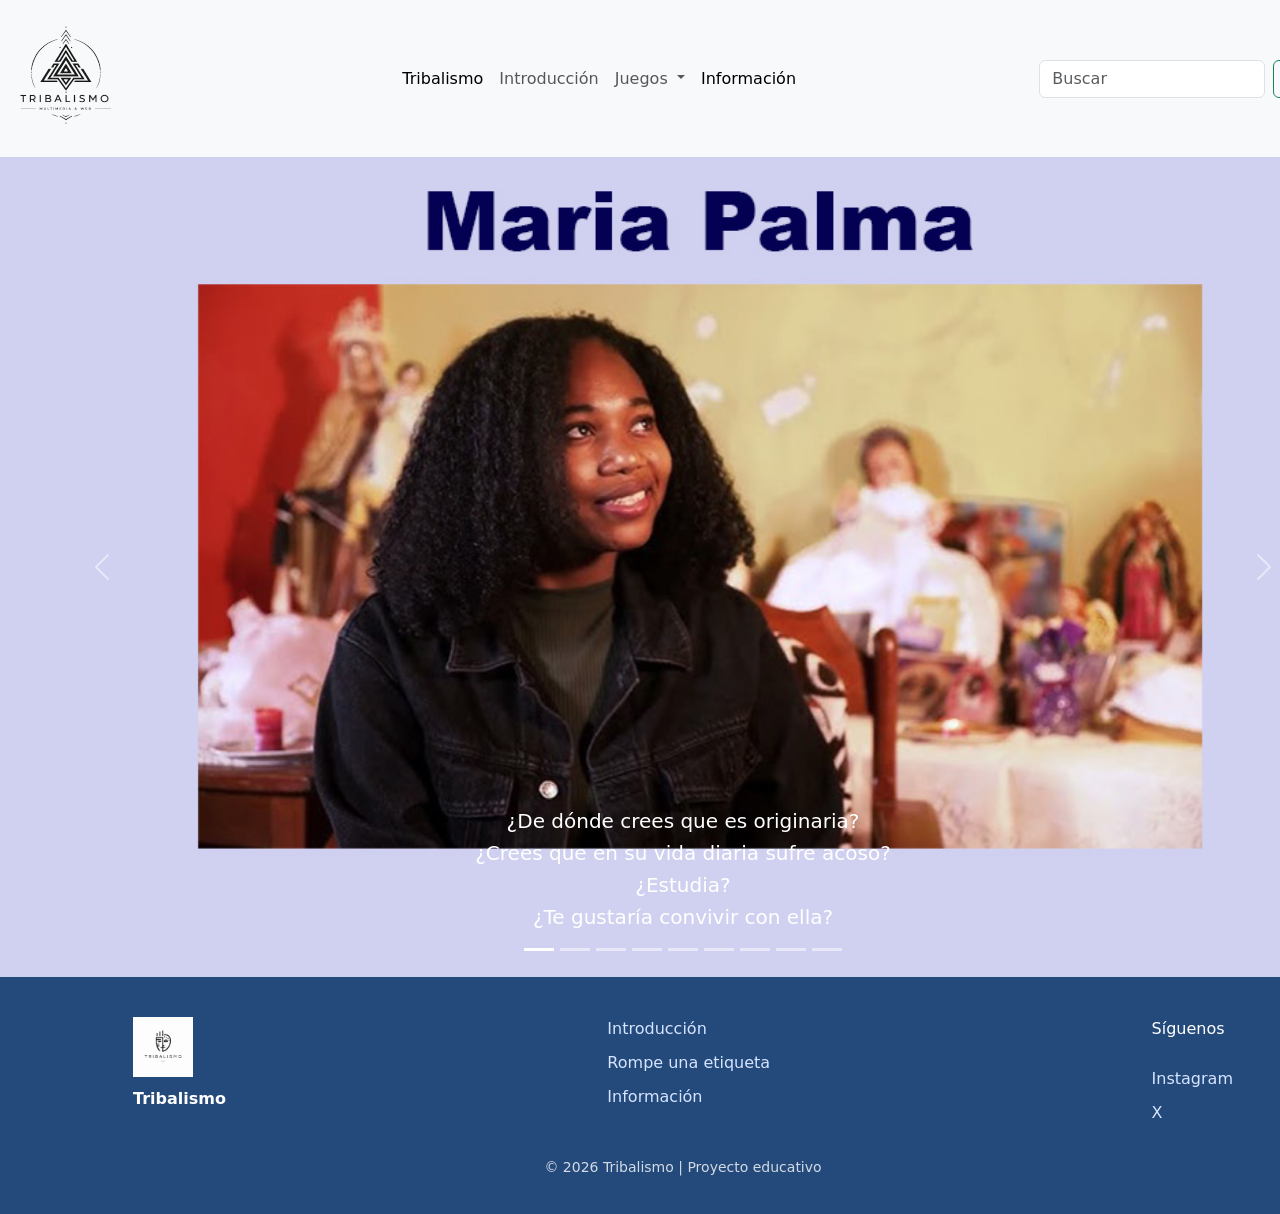
<file: juicio.html>
<!DOCTYPE html>
<html lang="es">

<head>
  <meta charset="UTF-8">
  <meta name="viewport" content="width=device-width, initial-scale=1.0">
  <title>Juego</title>
  <link rel="stylesheet" href="css/estilo.css">

  <link href="https://cdn.jsdelivr.net/npm/bootstrap@5.3.8/dist/css/bootstrap.min.css" rel="stylesheet"
    integrity="sha384-sRIl4kxILFvY47J16cr9ZwB07vP4J8+LH7qKQnuqkuIAvNWLzeN8tE5YBujZqJLB" crossorigin="anonymous">
  <script src="https://cdn.jsdelivr.net/npm/bootstrap@5.3.8/dist/js/bootstrap.bundle.min.js"
    integrity="sha384-FKyoEForCGlyvwx9Hj09JcYn3nv7wiPVlz7YYwJrWVcXK/BmnVDxM+D2scQbITxI"
    crossorigin="anonymous"></script>
</head>

<body>
  <nav class="navbar navbar-expand-lg bg-body-tertiary">
    <a class="navbar-brand" href="#">
  <img src="imgs/logo.png">
</a>
    <div class="container-fluid">
      <button class="navbar-toggler" type="button" data-bs-toggle="collapse" data-bs-target="#navbarSupportedContent"
        aria-controls="navbarSupportedContent" aria-expanded="false" aria-label="Toggle navigation">
        <span class="navbar-toggler-icon"></span>
      </button>
      <div class="collapse navbar-collapse" id="navbarSupportedContent">
        <ul class="navbar-nav mx-auto mb-2 mb-lg-0">
          <li class="nav-item">
            <a class="nav-link active" aria-current="page" href="index.html">Tribalismo</a>
          </li>
          <li class="nav-item">
            <a class="nav-link" href="index.html">Introducción</a>
          </li>
          <li class="nav-item dropdown">
            <a class="nav-link dropdown-toggle" href="#" role="button" data-bs-toggle="dropdown" aria-expanded="false">
              Juegos
            </a>
            <ul class="dropdown-menu">
              <li><a class="dropdown-item" href="test.html">¿Qué tan rápido juzgas?</a></li>
              <li><a class="dropdown-item" href="juicio.html">Juicio en 5 segundos</a></li>
              <li><a class="dropdown-item" href="index.html">Rompe una etiqueta</a></li>
            </ul>
          </li>
          <li class="nav-item">
            <a class="nav-link active" aria-current="page" href="index.html">Información</a>
          </li>
        </ul>
        <form class="d-flex">
          <input class="form-control me-2" type="search" placeholder="Buscar" />
          <button class="btn btn-outline-success" type="submit">Buscar</button>
        </form>
      </div>
    </div>
  </nav>
  <main class="juego">
    <div id="carouselExampleCaptions" class="carousel slide">
  <div class="carousel-indicators">
    <button type="button" data-bs-target="#carouselExampleCaptions" data-bs-slide-to="0" class="active" aria-current="true" aria-label="Slide 1"></button>
    <button type="button" data-bs-target="#carouselExampleCaptions" data-bs-slide-to="1" aria-label="Slide 2"></button>
    <button type="button" data-bs-target="#carouselExampleCaptions" data-bs-slide-to="2" aria-label="Slide 3"></button>
    <button type="button" data-bs-target="#carouselExampleCaptions" data-bs-slide-to="3" aria-label="Slide 4"></button>
    <button type="button" data-bs-target="#carouselExampleCaptions" data-bs-slide-to="4" aria-label="Slide 5"></button>
    <button type="button" data-bs-target="#carouselExampleCaptions" data-bs-slide-to="5" aria-label="Slide 6"></button>
    <button type="button" data-bs-target="#carouselExampleCaptions" data-bs-slide-to="6" aria-label="Slide 7"></button>
    <button type="button" data-bs-target="#carouselExampleCaptions" data-bs-slide-to="7" aria-label="Slide 8"></button>
    <button type="button" data-bs-target="#carouselExampleCaptions" data-bs-slide-to="8" aria-label="Slide 39"></button>
  </div>
  <div class="carousel-inner">
    <div class="carousel-item active">
      <img src="imgs/1.jpg" class="d-block w-100" alt="...">
      <div class="carousel-caption d-none d-md-block">
        <h5>¿De dónde crees que es originaria?</h5>
        <h5>¿Crees que en su vida diaria sufre acoso?</h5>
        <h5>¿Estudia?</h5>
        <h5>¿Te gustaría convivir con ella?</h5>
      </div>
    </div>
    <div class="carousel-item">
      <img src="imgs/1.1.jpg" class="d-block w-100" alt="...">
    </div>
    <div class="carousel-item">
      <img src="imgs/2.jpg" class="d-block w-100" alt="...">
      <div class="carousel-caption d-none d-md-block">
        <h5>¿Cuántos años piensas que tiene?</h5>
        <h5>¿Crees que en su vida diaria sufre acoso?</h5>
        <h5>¿Estudia?</h5>
        <h5>¿Crees que podrías tener una conversación con él?</h5>
      </div>
    </div>
    <div class="carousel-item">
      <img src="imgs/2.2.jpg" class="d-block w-100" alt="...">
    </div>
    <div class="carousel-item">
      <img src="imgs/3.jpg" class="d-block w-100" alt="...">
      <div class="carousel-caption d-none d-md-block">
        <h5>¿Crees que en su vida diaria sufrió acoso?</h5>
        <h5>¿Cuál crees que haya sido su educación?</h5>
        <h5>¿Crees que convivirias con él sin problema?</h5>
      </div>
    </div>
    <div class="carousel-item">
      <img src="imgs/3.1.jpg" class="d-block w-100" alt="imagen3.1">
    </div>
    <div class="carousel-item">
      <img src="imgs/4.jpg" class="d-block w-100" alt="...">
      <div class="carousel-caption d-none d-md-block">
        <h5>¿Crees que estudia?</h5>
        <h5>¿Cómo desarrollarías una conversación con ella?</h5>
        <h5>¿Crees qué las personas de su escuela la apoyarían con cualquier problema?</h5>
      </div>
    </div>
    <div class="carousel-item">
      <img src="imgs/4.1.jpg" class="d-block w-100" alt="...">
    </div>
    <div class="carousel-item">
      <img src="imgs/5.jpg" class="d-block w-100" alt="...">
    </div>
  </div>
  <button class="carousel-control-prev" type="button" data-bs-target="#carouselExampleCaptions" data-bs-slide="prev">
    <span class="carousel-control-prev-icon" aria-hidden="true"></span>
    <span class="visually-hidden">Previous</span>
  </button>
  <button class="carousel-control-next" type="button" data-bs-target="#carouselExampleCaptions" data-bs-slide="next">
    <span class="carousel-control-next-icon" aria-hidden="true"></span>
    <span class="visually-hidden">Next</span>
  </button>
</div>
  </main>
    <footer class="footer">
  <div class="footer-contenido">

    <div class="footer-logo">
      <img src="imgs/ChatGPT Image Apr 30, 2026, 09_40_47 AM.png" alt="Logo">
      <p>Tribalismo</p>
    </div>

    <div class="footer-links">
      <a href="#intro">Introducción</a>
      <a href="#etiquetas">Rompe una etiqueta</a>
      <a href="#">Información</a>
    </div>

    <div class="footer-redes">
      <p>Síguenos</p>
      <a href="#">Instagram</a>
      <a href="#">X</a>
    </div>

  </div>

  <p class="footer-copy">© 2026 Tribalismo | Proyecto educativo</p>
</footer>

  </body>

</html>
</file>
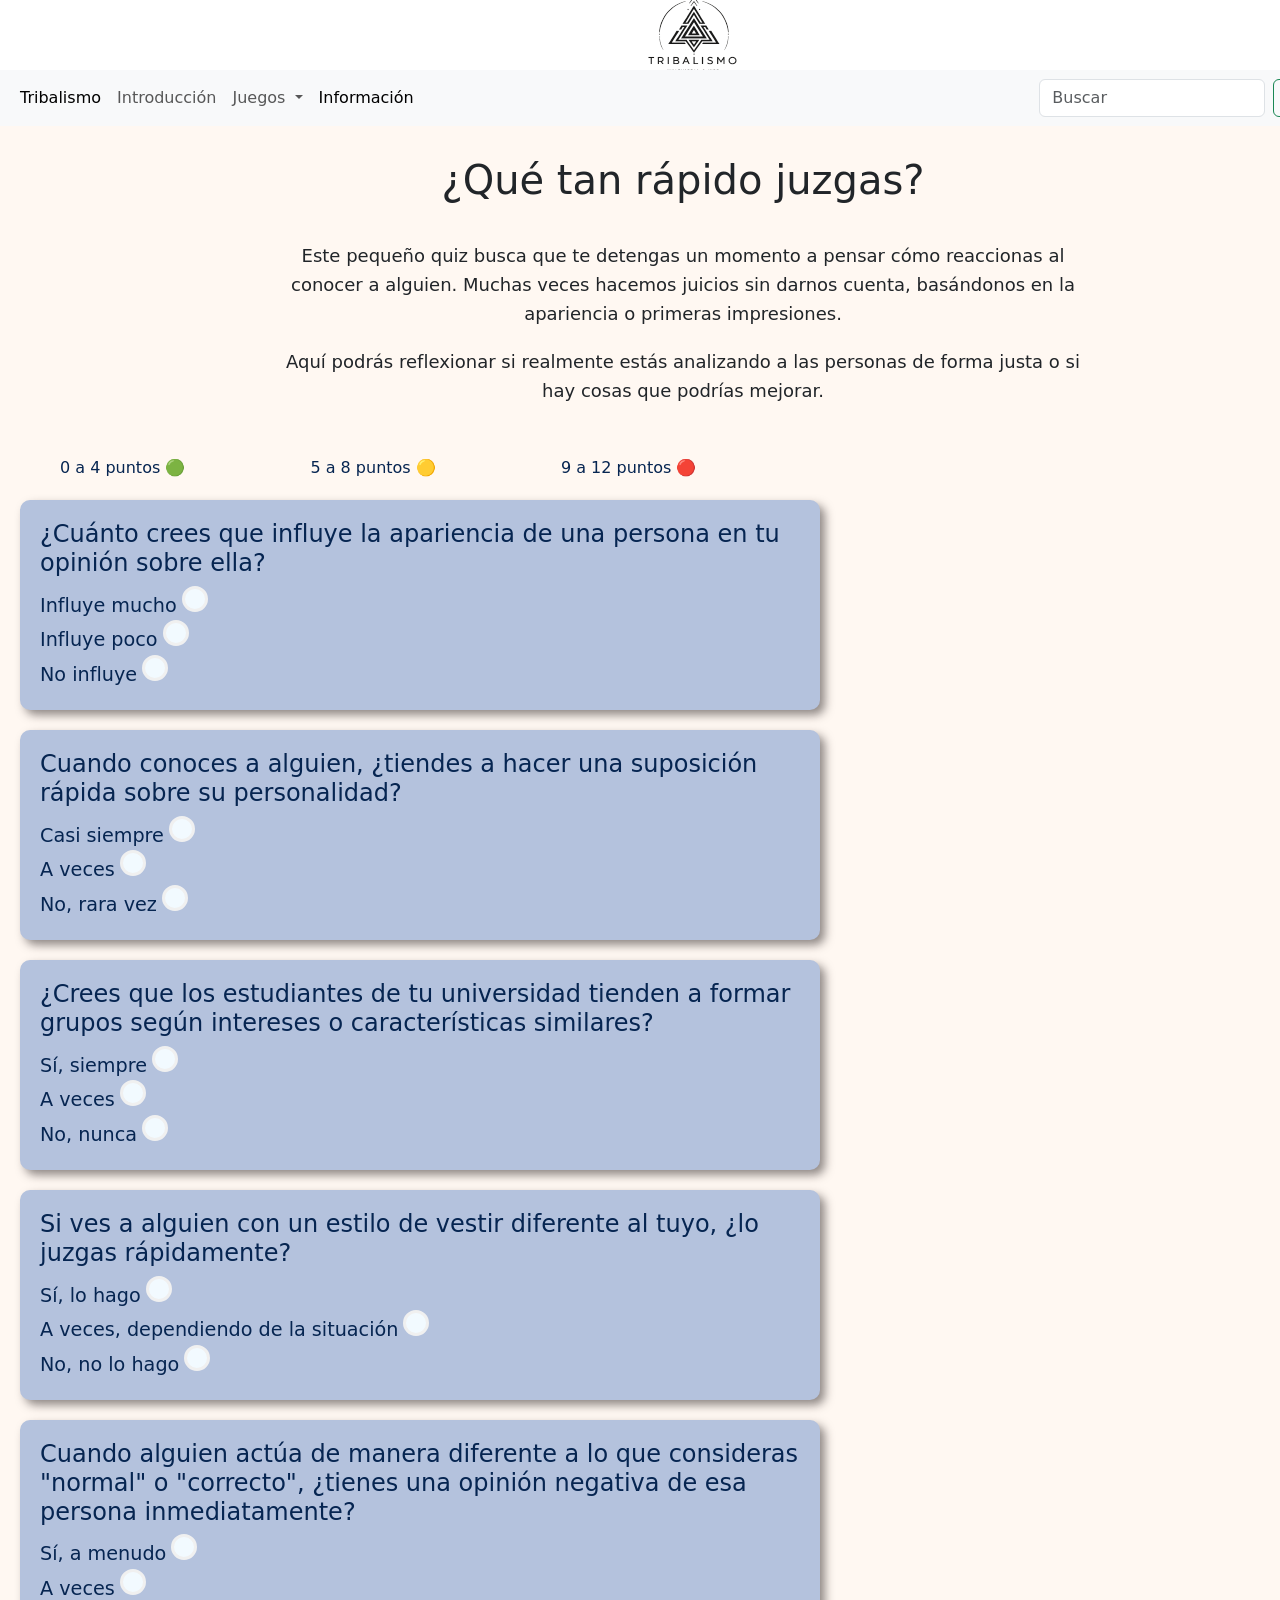
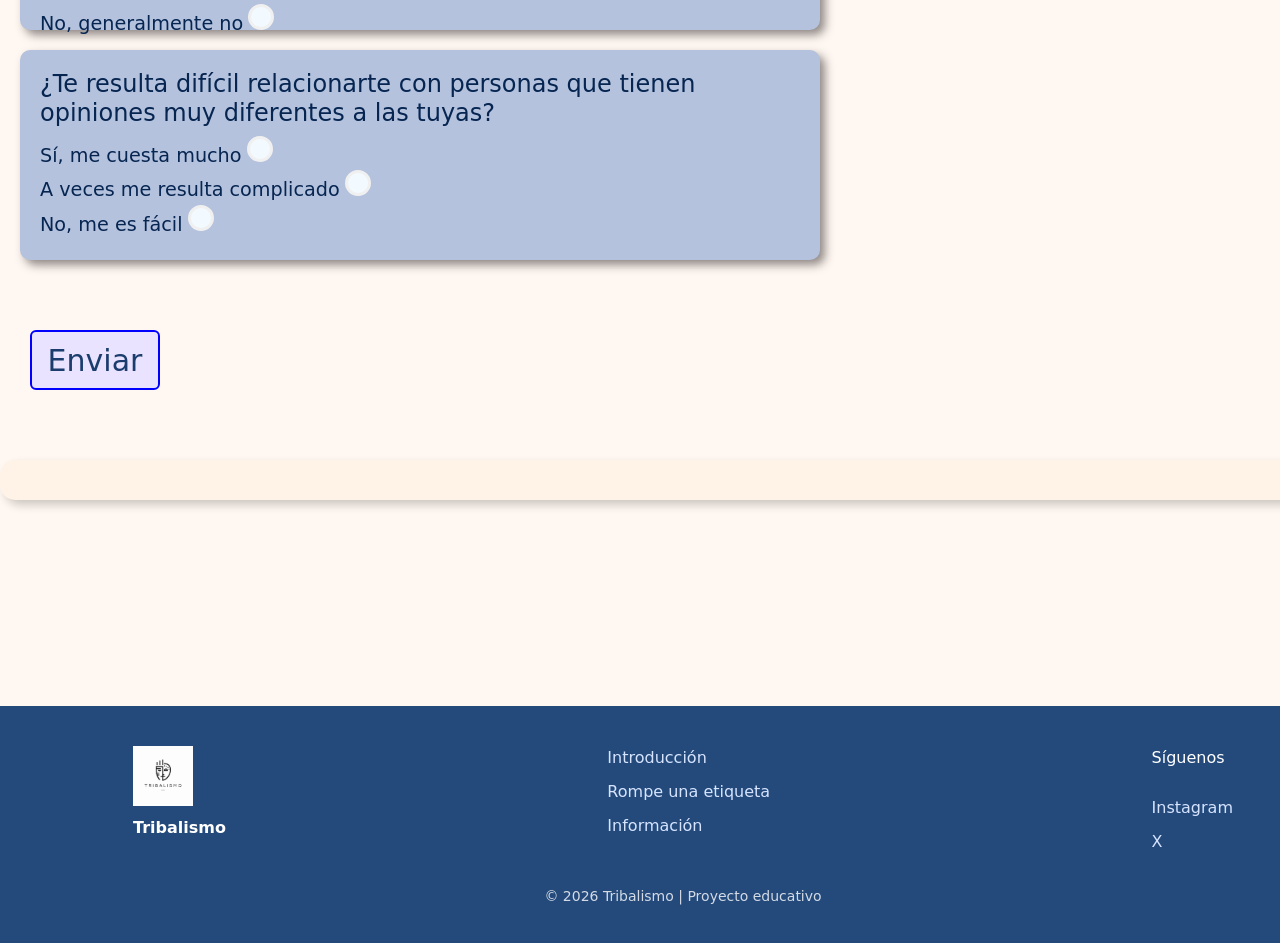
<file: test.html>
<!DOCTYPE html>
<html lang="es">
<head>
  <meta charset="UTF-8">
  <meta name="viewport" content="width=device-width, initial-scale=1.0">
  <title>Quiz</title>
  <link rel="stylesheet" href="css/estilo.css">

  <link href="https://cdn.jsdelivr.net/npm/bootstrap@5.3.8/dist/css/bootstrap.min.css" rel="stylesheet"
    integrity="sha384-sRIl4kxILFvY47J16cr9ZwB07vP4J8+LH7qKQnuqkuIAvNWLzeN8tE5YBujZqJLB" crossorigin="anonymous">
  <script src="https://cdn.jsdelivr.net/npm/bootstrap@5.3.8/dist/js/bootstrap.bundle.min.js"
    integrity="sha384-FKyoEForCGlyvwx9Hj09JcYn3nv7wiPVlz7YYwJrWVcXK/BmnVDxM+D2scQbITxI"
    crossorigin="anonymous"></script>
</head>
<body>
  <header>
    <img src="imgs/logo.png" alt="logo" class="logimg" href="Tribalismo.html">
  </header>
  <nav class="navbar navbar-expand-lg bg-body-tertiary">
    <div class="container-fluid">
      <button class="navbar-toggler" type="button" data-bs-toggle="collapse" data-bs-target="#navbarSupportedContent"
        aria-controls="navbarSupportedContent" aria-expanded="false" aria-label="Toggle navigation">
        <span class="navbar-toggler-icon"></span>
      </button>
      <div class="collapse navbar-collapse" id="navbarSupportedContent">
        <ul class="navbar-nav me-auto mb-2 mb-lg-0">
          <li class="nav-item">
            <a class="nav-link active" aria-current="page" href="index.html">Tribalismo</a>
          </li>
          <li class="nav-item">
            <a class="nav-link" href="index.html">Introducción</a>
          </li>
          <li class="nav-item dropdown">
            <a class="nav-link dropdown-toggle" href="#" role="button" data-bs-toggle="dropdown" aria-expanded="false">
              Juegos
            </a>
            <ul class="dropdown-menu">
              <li><a class="dropdown-item" href="test.html">¿Qué tan rápido juzgas?</a></li>
              <li><a class="dropdown-item" href="juicio.html">Juicio en 5 segundos</a></li>
              <li><a class="dropdown-item" href="index.html">Rompe una etiqueta</a></li>
            </ul>
          </li>
          <li class="nav-item">
            <a class="nav-link active" aria-current="page" href="index.html">Información</a>
          </li>
        </ul>
        <form class="d-flex" role="search">
          <input class="form-control me-2" type="search" placeholder="Buscar" aria-label="Search" />
          <button class="btn btn-outline-success" type="submit">Buscar</button>
        </form>
      </div>
    </div>
  </nav>
  <main class="test">
    <h1 class="tit1">¿Qué tan rápido juzgas?</h1>
    <p class="intro">
    Este pequeño quiz busca que te detengas un momento a pensar cómo reaccionas al conocer a alguien. 
    Muchas veces hacemos juicios sin darnos cuenta, basándonos en la apariencia o primeras impresiones. 
    </p>
    <p class="intro2">Aquí podrás reflexionar si realmente estás analizando a las personas de forma justa o si hay cosas que podrías mejorar.
    </p>
    <p class="pun">0 a 4 puntos 🟢</p>
    <p class="pun">5 a 8 puntos 🟡</p>
    <p class="pun">9 a 12 puntos 🔴</p>
    <div class="preguntas">
      <form action="archivo.php">
        <div class="card1">
        <h4>¿Cuánto crees que influye la apariencia de una persona en tu opinión sobre ella?</h4>
        <label class="res" for="op1">Influye mucho</label>
        <input class="res" id="op1" type="radio" name="pre1" value="2"> <br>
        <label class="res" for="op2">Influye poco</label>
        <input class="res" id="op2" type="radio" name="pre1" value="1"> <br>
        <label class="res" for="op3">No influye</label>
        <input class="res" id="op3" type="radio" name="pre1" value="0">
        </div>
          <div class="card2">
        <h4>Cuando conoces a alguien, ¿tiendes a hacer una suposición rápida sobre su personalidad?</h4>
        <label class="res" for="sup1">Casi siempre</label>
        <input class="res" id="sup1" type="radio" name="pre2" value="2"> <br>
        <label class="res" for="sup2">A veces</label>
        <input class="res" id="sup2" type="radio" name="pre2" value="1"> <br>
        <label class="res" for="sup3">No, rara vez</label>
        <input class="res" id="sup3" type="radio" name="pre2" value="0">
        </div>
          <div class="card3">
        <h4>¿Crees que los estudiantes de tu universidad tienden a formar grupos según intereses o características similares?</h4>
        <label class="res" for="grup1">Sí, siempre</label>
        <input class="res" id="grup1" type="radio" name="pre3" value="2"> <br>
        <label class="res" for="grup2">A veces</label>
        <input class="res" id="grup2" type="radio" name="pre3" value="1"> <br>
        <label class="res" for="grup3">No, nunca</label>
        <input class="res" id="grup3" type="radio" name="pre3" value="0">
        </div>
          <div class="card4">
        <h4>Si ves a alguien con un estilo de vestir diferente al tuyo, ¿lo juzgas rápidamente?</h4>
        <label class="res" for="nega">Sí, lo hago</label>
        <input class="res" id="nega" type="radio" name="pre4" value="2"> <br>
        <label class="res" for="nega">A veces, dependiendo de la situación</label>
        <input class="res" id="nega" type="radio" name="pre4" value="1"> <br>
        <label class="res" for="nega">No, no lo hago</label>
        <input class="res" id="nega" type="radio" name="pre4" value="0">
          </div>
          <div class="card5">
        <h4>Cuando alguien actúa de manera diferente a lo que consideras "normal" o "correcto", ¿tienes una opinión negativa de esa persona inmediatamente?</h4>
        <label class="res" for="dif">Sí, a menudo</label>
        <input class="res" id="dif" type="radio" name="pre5" value="2"> <br>
        <label class="res" for="dif">A veces</label>
        <input class="res" id="dif" type="radio" name="pre5" value="1"> <br>
        <label class="res" for="dif">No, generalmente no</label>
        <input class="res" id="dif" type="radio" name="pre5" value="0">
        </div>
          <div class="card6">
        <h4>¿Te resulta difícil relacionarte con personas que tienen opiniones muy diferentes a las tuyas?</h4>
        <label class="res" for="re">Sí, me cuesta mucho</label>
        <input class="res" id="re" type="radio" name="pre6" value="2"> <br>
        <label class="res" for="re">A veces me resulta complicado</label>
        <input class="res" id="re" type="radio" name="pre6" value="1"> <br>
        <label class="res" for="re">No, me es fácil</label>
        <input class="res" id="re" type="radio" name="pre6" value="0">
        </div>

        <button class="btn btn-outline-success btn-enviar" type="button" onclick="calcular()">Enviar</button>
        <div id="resultado" class="resultado"></div>
      </form>
    </div>
    </main>
    <footer class="footer">
  <div class="footer-contenido">

    <div class="footer-logo">
      <img src="imgs/ChatGPT Image Apr 30, 2026, 09_40_47 AM.png" alt="Logo">
      <p>Tribalismo</p>
    </div>

    <div class="footer-links">
      <a href="#intro">Introducción</a>
      <a href="#etiquetas">Rompe una etiqueta</a>
      <a href="#">Información</a>
    </div>

    <div class="footer-redes">
      <p>Síguenos</p>
      <a href="#">Instagram</a>
      <a href="#">X</a>
    </div>

  </div>

  <p class="footer-copy">© 2026 Tribalismo | Proyecto educativo</p>
</footer>

  <script>
function calcular() {
  let total = 0;
  let preguntas = 6;

  for (let i = 1; i <= preguntas; i++) {
    let respuesta = document.querySelector('input[name="pre' + i + '"]:checked');

    if (!respuesta) {
      alert("Para obtener un resultado mejor contesta todas las preguntas");
      return;
    }

    total += parseInt(respuesta.value);
  }

  let texto = "";

if (total <= 4) {
  texto = "Eres bastante reflexivo, no dejes que las personas influyan en ti. <br><br>Todos juzgamos en algún momento. Lo importante es cuestionarlo. <3";
} else if (total <= 8) {
  texto = "A veces juzgas sin darte cuenta, piensa mejor al momento de generar una opinión de alguien. <br><br>Todos juzgamos en algún momento. Lo importante es cuestionarlo. :D";
} else {
  texto = "Tiendes a juzgar rápidamente, no siempre tu forma de ver las cosas es la realidad. <br><br>Todos juzgamos en algún momento. Lo importante es cuestionarlo. :(";
}

document.getElementById("resultado").innerHTML = 
  "<h3>Tu resultado:</h3><p>Puntaje: " + total + "</p><p>" + texto + "</p>";
}
</script>
</body>
</html>
</file>
<file: css/estilo.css>
*{
    margin: 0;
}
header{
    width: 1366PX;
    height: 70px;
    margin: 0 auto;
    align-items: center;
    padding-top: 10px;
    padding-left: 20px;
    display: flex;
    justify-content: center;

}
nav{
    width: 1366PX;
    margin: 0 auto;
}
footer{
    width: 1366px;
    margin: 0 auto;
}
.footer {
  background: #244a7c;
  color: white;
  padding: 40px 60px 20px;
}

.footer-contenido {
  display: flex;
  justify-content: space-between;
  align-items: flex-start;
  max-width: 1100px;
  margin: 0 auto;
}

.footer-logo img {
  width: 60px;
}

.footer-logo p {
  margin-top: 10px;
  font-weight: bold;
}

.footer-links,
.footer-redes {
  display: flex;
  flex-direction: column;
  gap: 10px;
}

.footer-links a,
.footer-redes a {
  color: #d6e4ff;
  text-decoration: none;
  transition: 0.2s;
}

.footer-links a:hover,
.footer-redes a:hover {
  color: white;
  transform: translateX(3px);
}

.footer-copy {
  text-align: center;
  margin-top: 30px;
  font-size: 14px;
  opacity: 0.8;
}
/*Principal*/
#principal{
    height: auto;
    width: 1366px;
    margin: 0 auto;
    padding: 50px;
    
    background-color: rgba(183, 186, 230, 0.705);
    background-image: linear-gradient(rgb(110, 142, 207), rgb(164, 183, 221), rgb(205, 222, 255)  );
    background-image: -moz-linear-gradient(rgb(110, 142, 207), rgb(164, 183, 221), rgb(205, 222, 255)  );
    background-image: -o-linear-gradient(rgb(110, 142, 207), rgb(164, 183, 221), rgb(205, 222, 255)  );
    background-image: -webkit-linear-gradient(rgb(110, 142, 207), rgb(164, 183, 221), rgb(205, 222, 255)  );
}
.inicio{
    height: 550px;
    position: relative;
    display: flex;
    flex-direction: column;
    justify-content: center;
    align-items: center;
    overflow: hidden;
    text-align: center;
    will-change: transform;
}
.estereotipos {
    position: absolute;
    width: 100%;
    height: 100%;
    top: 0;
    left: 0;
    z-index: 1;
}

.item {
    position: absolute;
    font-size: 18px;
    color: rgba(255,255,255,0.7);
    background-color: rgba(255,255,255,0.2);
    padding: 6px 12px;
    border-radius: 15px;
    animation: flotar 8s infinite ease-in-out;
    z-index: 1;
}
.item:nth-child(1) { top: 20%; left: 10%; animation-delay: 0s; }
.item:nth-child(2) { top: 40%; left: 80%; animation-delay: 1s; }
.item:nth-child(3) { top: 70%; left: 20%; animation-delay: 2s; }
.item:nth-child(4) { top: 10%; left: 60%; animation-delay: 3s; }
.item:nth-child(5) { top: 60%; left: 50%; animation-delay: 4s; }
.item:nth-child(6) { top: 30%; left: 30%; animation-delay: 5s; }
@keyframes flotar {
    0% { transform: translateY(0px); opacity: 0.5; }
    50% { transform: translateY(-25px); opacity: 1; }
    100% { transform: translateY(0px); opacity: 0.5; }
}
.item:hover {
    transform: scale(1.2);
    background-color: #fff;
    color: #333;
}
.inicio h1{
    font-size: 60px;
    font-weight: bold;
    z-index: 2;
}
.inicio h3{
    font-size: 40px;
    z-index: 2;
}
.btn-juegos{
    background-color: rgb(191, 199, 206);
    width: 85px;
    height: 40px;
    border: solid 1px #00255a;
    border-radius: 5px;
}
.btn-juegos a{
    text-decoration: none;
    font-size: 20px;
    color: #00255a;
}
.btn-juegos:hover a{
    color: aliceblue;

}

#intro{
    display: flex;
    flex-direction: column;
    align-items: center;
    margin-bottom: 70px;
}
.intro {
    max-width: 800px;
    margin: 0px auto;
    text-align: center;
    font-size: 18px;
    line-height: 1.6;
}
.intro2{
    max-width: 800px;
    margin: 20px auto;
    padding-bottom: 30px;
    text-align: center;
    font-size: 18px;
    line-height: 1.6;

}

#intro p{
    width: 1020px;

    align-items: center;
    text-align: justify;
}
.bloque-test {
    display: flex;
    align-items: center; 
    justify-content: space-between;
    gap: 20px;
    margin: 60px;
}
.texto{
    max-width: 500px;
}
.img1{
    width: 500px;
}

.bloque-juicio{
    max-width: 800px;
    margin: 20px auto;
    text-align: center;
    font-size: 18px;
    line-height: 1.6;

}
.imgs{
    padding-left: 25px ;
    display: inline-block;
    margin-bottom: 50px;
}

.bloque-etiqueta{
    max-width: 1100px;
    margin: 20px auto;
    font-size: 18px;
    line-height: 1.6;
    margin-bottom: 80px;
}
.bloque-etiqueta h2{
    text-align: center;
}
.mi-card {
  padding: 15px;
  border-radius: 12px;
  width: 250px;
  box-shadow: 0 4px 10px rgba(0,0,0,0.1);
}

#form {
  margin-bottom: 20px;
  display: flex;
  flex-direction: column;
  gap: 10px;
  max-width: 400px;
  
}
#form.oculto{
    display: none;
}

#toggleBtn {
  margin-bottom: 15px;
  padding: 10px;
  border: none;
  background: #4a90e2;
  color: white;
  border-radius: 8px;
  cursor: pointer;
}

input, textarea {
  background-color: #f2faff;
  padding: 10px;
  border-radius: 8px;
  border: 1px solid #d3d9dd;
}

button {
  padding: 10px;
  border: none;
  background: #4a90e2;
  color: white;
  border-radius: 8px;
  cursor: pointer;
}

#contenedor {
  display: flex;
  gap: 15px;
  flex-wrap: wrap;
}

/* Tarjeta */
.card {
  background: #fff;
  padding: 15px;
  border-radius: 12px;
  width: 250px;
  box-shadow: 0 4px 10px rgba(0,0,0,0.1);
}

.card strong {
  display: block;
  margin-top: 5px;
}

.info{
    max-width: 950px;
    margin: 20px auto;
    text-align: justify;
    font-size: 20px;
    line-height: 1.6;
}
.video-card {
  margin-left: 150px;
  display: block;
  width: 400px;
  text-decoration: none;
  color: black;
}

.video-card img {
  width: 100%;
  border-radius: 10px;
}

.video-card p {
  margin-top: 8px;
  color: #00137e;
}

/*Tests*/
.test{
    height: 2180px;
    width: 1366px;
    margin: 0 auto;
    background-color: rgba(255, 243, 232, 0.58);
}

.tit1{
    padding: 30px;
    display: flex;
    justify-content: center;
}

.preguntas{
    display: flex;
    justify-content: left;
    flex-direction: column;
    gap: 20px;
}
.card1, .card2, .card3, .card4, .card5, .card6, .card7, .card8{
    padding: 20px;
    display: block;
    margin: 20px;
    width: 800px;
    height: 210px;
    border-radius: 10px;
    color: #062551;
    background-color: rgb(180, 194, 221);
    box-shadow: 5px 5px 10px rgba(53, 46, 46, 0.549);
}
.res{
    font-size: 120%;
}
input[type="radio"] {
    appearance: none;
    width: 18px;
    height: 18px;
    border: 3px solid #f0f0f0;
    border-radius: 50%;
    position: relative;
}
input[type="radio"]:checked {
    margin-left: 6px;
    transform: scale(1.2);
    background-color: #00255a;
}

.btn-enviar{
    font-size: 30px !important;
    appearance: none;
    width: 130px;
    height: 60px;
    background-color: rgb(234, 227, 255) !important;
    border: solid 2px blue !important;
    color: #1a3d6e !important;
    
    border: none;
    margin: 50px 30px;
}
button:hover{
    background-color: #1a3d6e !important;
    color: aliceblue !important;
}
.pun{
    margin: 40px;
    padding: 20px;
    display: inline;
    color: #062551;
}
.resultado {
    margin-top: 20px;
    padding: 20px;
    border-radius: 15px;
    background-color: #fff3e8;
    box-shadow: 5px 5px 10px rgba(0,0,0,0.2);
    text-align: center;
    font-size: 18px;
}

.juego{
    width: 1366px;
    height: auto;
    background-color: #f0f0f0;
    margin: 0 auto;
}
</file>
